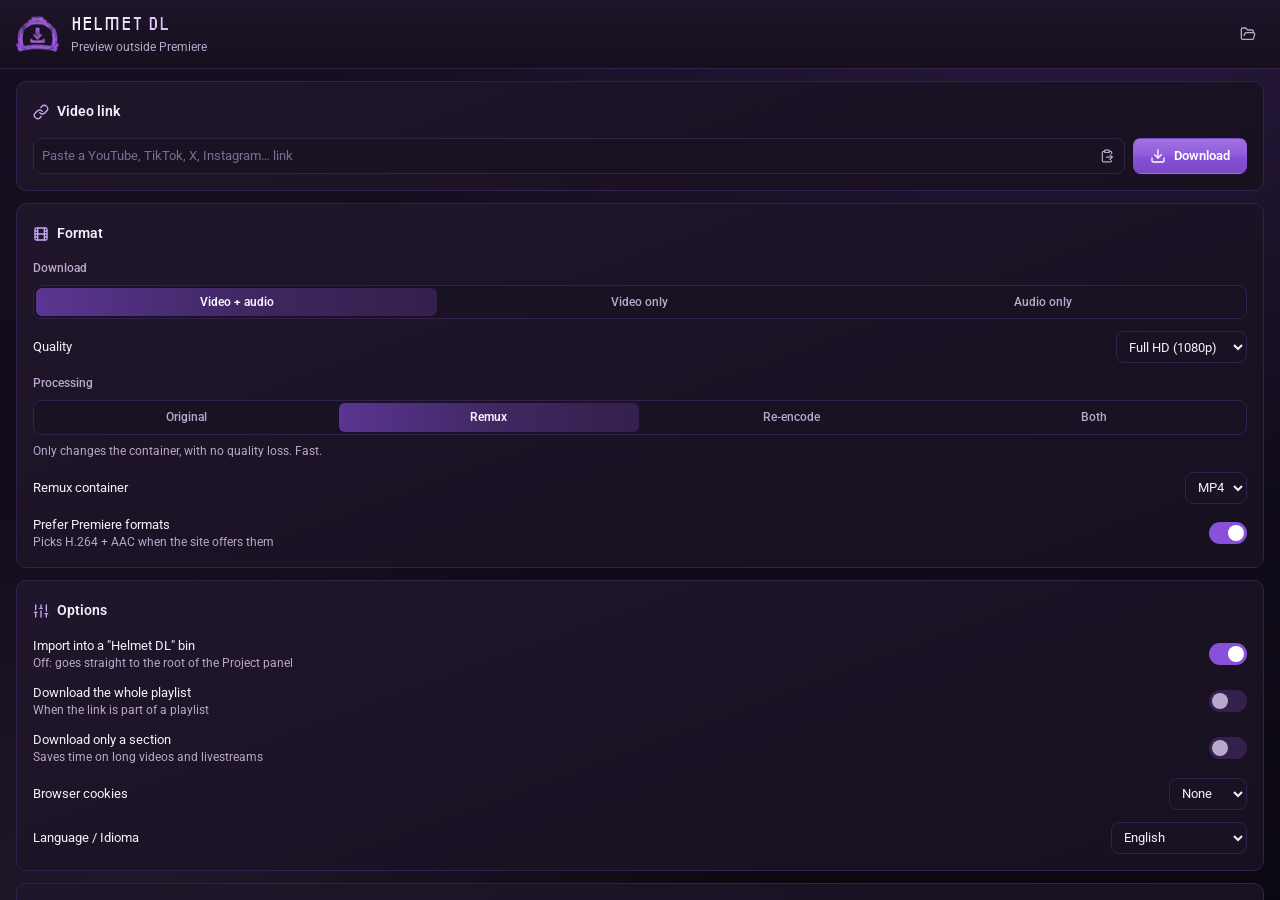
<file: premiere-helmet-dl/client/index.html>
<!DOCTYPE html>
<html lang="en">
<head>
    <meta charset="UTF-8" />
    <meta name="viewport" content="width=device-width, initial-scale=1" />
    <title>Helmet DL</title>
    <link rel="stylesheet" href="css/style.css" />
</head>
<body>
    <!-- Ícones (Lucide, traço 2px), reaproveitados com <use> -->
    <svg width="0" height="0" style="position:absolute" aria-hidden="true">
        <defs>
            <symbol id="i-download" viewBox="0 0 24 24"><path d="M21 15v4a2 2 0 0 1-2 2H5a2 2 0 0 1-2-2v-4"/><path d="m7 10 5 5 5-5"/><path d="M12 15V3"/></symbol>
            <symbol id="i-paste" viewBox="0 0 24 24"><path d="M15 2H9a1 1 0 0 0-1 1v2c0 .6.4 1 1 1h6c.6 0 1-.4 1-1V3c0-.6-.4-1-1-1Z"/><path d="M8 4H6a2 2 0 0 0-2 2v14a2 2 0 0 0 2 2h12a2 2 0 0 0 2-2"/><path d="M16 4h2a2 2 0 0 1 2 2v2"/><path d="M11 14h10"/><path d="m17 10 4 4-4 4"/></symbol>
            <symbol id="i-folder" viewBox="0 0 24 24"><path d="m6 14 1.5-2.9A2 2 0 0 1 9.24 10H20a2 2 0 0 1 1.94 2.5l-1.54 6a2 2 0 0 1-1.95 1.5H4a2 2 0 0 1-2-2V5a2 2 0 0 1 2-2h3.9a2 2 0 0 1 1.69.9l.81 1.2a2 2 0 0 0 1.67.9H18a2 2 0 0 1 2 2v2"/></symbol>
            <symbol id="i-film" viewBox="0 0 24 24"><rect width="18" height="18" x="3" y="3" rx="2"/><path d="M7 3v18"/><path d="M3 7.5h4"/><path d="M3 12h18"/><path d="M3 16.5h4"/><path d="M17 3v18"/><path d="M17 7.5h4"/><path d="M17 16.5h4"/></symbol>
            <symbol id="i-sliders" viewBox="0 0 24 24"><path d="M4 21v-7"/><path d="M4 10V3"/><path d="M12 21v-9"/><path d="M12 8V3"/><path d="M20 21v-5"/><path d="M20 12V3"/><path d="M2 14h4"/><path d="M10 8h4"/><path d="M18 16h4"/></symbol>
            <symbol id="i-list" viewBox="0 0 24 24"><path d="M3 6h.01"/><path d="M3 12h.01"/><path d="M3 18h.01"/><path d="M8 6h13"/><path d="M8 12h13"/><path d="M8 18h13"/></symbol>
            <symbol id="i-package" viewBox="0 0 24 24"><path d="M11 21.73a2 2 0 0 0 2 0l7-4A2 2 0 0 0 21 16V8a2 2 0 0 0-1-1.73l-7-4a2 2 0 0 0-2 0l-7 4A2 2 0 0 0 3 8v8a2 2 0 0 0 1 1.73z"/><path d="M12 22V12"/><path d="m3.3 7 8.7 5 8.7-5"/><path d="m7.5 4.27 9 5.15"/></symbol>
            <symbol id="i-x" viewBox="0 0 24 24"><path d="M18 6 6 18"/><path d="m6 6 12 12"/></symbol>
            <symbol id="i-refresh" viewBox="0 0 24 24"><path d="M3 12a9 9 0 0 1 9-9 9.75 9.75 0 0 1 6.74 2.74L21 8"/><path d="M21 3v5h-5"/><path d="M21 12a9 9 0 0 1-9 9 9.75 9.75 0 0 1-6.74-2.74L3 16"/><path d="M8 16H3v5"/></symbol>
            <symbol id="i-retry" viewBox="0 0 24 24"><path d="M3 12a9 9 0 1 0 9-9 9.75 9.75 0 0 0-6.74 2.74L3 8"/><path d="M3 3v5h5"/></symbol>
            <symbol id="i-trash" viewBox="0 0 24 24"><path d="M3 6h18"/><path d="M19 6v14a2 2 0 0 1-2 2H7a2 2 0 0 1-2-2V6"/><path d="M8 6V4a2 2 0 0 1 2-2h4a2 2 0 0 1 2 2v2"/></symbol>
            <symbol id="i-terminal" viewBox="0 0 24 24"><path d="m4 17 6-6-6-6"/><path d="M12 19h8"/></symbol>
            <symbol id="i-link" viewBox="0 0 24 24"><path d="M10 13a5 5 0 0 0 7.54.54l3-3a5 5 0 0 0-7.07-7.07l-1.72 1.71"/><path d="M14 11a5 5 0 0 0-7.54-.54l-3 3a5 5 0 0 0 7.07 7.07l1.71-1.71"/></symbol>
        </defs>
    </svg>

    <header class="app-header">
        <div class="brand">
            <img class="brand-logo" src="img/logo.png" alt="" />
            <div class="brand-text">
                <h1>Helmet DL</h1>
                <p id="projectInfo" class="sub-info" title="Clique para atualizar">Verificando projeto…</p>
            </div>
        </div>
        <button id="btnOpenFolder" class="icon-btn" title="Abrir a pasta Helmet DL do projeto">
            <svg class="icon"><use href="#i-folder"/></svg>
        </button>
    </header>

    <main class="content">
        <!-- Link -->
        <section class="card">
            <div class="card-title"><svg class="icon"><use href="#i-link"/></svg>Link do vídeo</div>
            <div class="url-row">
                <div class="url-box">
                    <input type="text" id="urlInput" class="input url-input" placeholder="Cole o link do YouTube, TikTok, X, Instagram…" spellcheck="false" autocomplete="off" />
                    <button id="btnPaste" class="icon-btn sm ghost" title="Colar da área de transferência"><svg class="icon"><use href="#i-paste"/></svg></button>
                </div>
                <button id="btnDownload" class="btn btn-primary"><svg class="icon"><use href="#i-download"/></svg>Download</button>
            </div>

            <div id="preview" class="preview" style="display:none">
                <div class="thumb"><img id="previewThumb" alt="" /><span id="previewDuration" class="badge"></span></div>
                <div class="preview-text">
                    <div id="previewTitle" class="preview-title"></div>
                    <div id="previewMeta" class="preview-meta"></div>
                </div>
            </div>
            <p id="previewNote" class="hint" style="display:none"></p>
            <div id="status" class="status" role="status"></div>
        </section>

        <!-- Formato -->
        <section class="card">
            <div class="card-title"><svg class="icon"><use href="#i-film"/></svg>Formato</div>

            <div class="group-label">Baixar</div>
            <div class="segmented">
                <label><input type="radio" name="content" value="both" checked /><span>Vídeo + áudio</span></label>
                <label><input type="radio" name="content" value="video" /><span>Só vídeo</span></label>
                <label><input type="radio" name="content" value="audio" /><span>Só áudio</span></label>
            </div>

            <div id="videoOptions">
                <div class="inline-field">
                    <label for="qualitySelect">Qualidade</label>
                    <select id="qualitySelect" class="input">
                        <option value="best">Original (máxima)</option>
                        <option value="4320">8K (4320p)</option>
                        <option value="2160">4K (2160p)</option>
                        <option value="1440">2K (1440p)</option>
                        <option value="1080" selected>Full HD (1080p)</option>
                        <option value="720">HD (720p)</option>
                        <option value="480">480p</option>
                        <option value="360">360p</option>
                        <option value="240">240p</option>
                        <option value="144">144p</option>
                    </select>
                </div>

                <div class="group-label">Processamento</div>
                <div class="segmented">
                    <label><input type="radio" name="mode" value="original" /><span>Original</span></label>
                    <label><input type="radio" name="mode" value="remux" checked /><span>Remux</span></label>
                    <label><input type="radio" name="mode" value="reencode" /><span>Reencode</span></label>
                    <label><input type="radio" name="mode" value="both" /><span>Ambos</span></label>
                </div>
                <p id="modeHint" class="hint"></p>

                <div class="inline-field" id="containerRow">
                    <label for="containerSelect">Container do remux</label>
                    <select id="containerSelect" class="input">
                        <option value="mp4" selected>MP4</option>
                        <option value="mov">MOV</option>
                        <option value="mkv">MKV</option>
                    </select>
                </div>
                <div class="inline-field" id="codecRow">
                    <label for="codecSelect">Codec do reencode</label>
                    <select id="codecSelect" class="input">
                        <option value="h264" selected>H.264 (MP4)</option>
                        <option value="h265">H.265 / HEVC (MP4)</option>
                        <option value="prores">ProRes 422 (MOV)</option>
                    </select>
                </div>
                <div class="inline-field" id="encoderRow">
                    <span>Reencodar usando</span>
                    <div class="segmented compact">
                        <label><input type="radio" name="encoder" value="cpu" checked /><span>CPU</span></label>
                        <label><input type="radio" name="encoder" value="gpu" /><span>GPU</span></label>
                    </div>
                </div>
                <p id="encoderHint" class="hint" style="display:none"></p>

                <label class="switch-row">
                    <span class="switch-text">Priorizar formatos do Premiere
                        <small>Prefere H.264 + AAC quando o site oferece</small></span>
                    <span class="switch"><input type="checkbox" id="compatCheckbox" checked /><span class="slider-ui"></span></span>
                </label>
            </div>

            <div id="audioOptions" style="display:none">
                <div class="inline-field">
                    <label for="audioFormatSelect">Formato do áudio</label>
                    <select id="audioFormatSelect" class="input">
                        <option value="wav" selected>WAV</option>
                        <option value="mp3">MP3 (320k)</option>
                        <option value="m4a">M4A / AAC</option>
                        <option value="best">Original (sem converter)</option>
                    </select>
                </div>
            </div>
        </section>

        <!-- Opções -->
        <section class="card">
            <div class="card-title"><svg class="icon"><use href="#i-sliders"/></svg>Opções</div>
            <label class="switch-row first">
                <span class="switch-text">Importar numa bin "Helmet DL"
                    <small>Desligado: vai direto para a raiz do Project</small></span>
                <span class="switch"><input type="checkbox" id="binCheckbox" checked /><span class="slider-ui"></span></span>
            </label>
            <label class="switch-row">
                <span class="switch-text">Baixar a playlist inteira
                    <small>Quando o link fizer parte de uma playlist</small></span>
                <span class="switch"><input type="checkbox" id="playlistCheckbox" /><span class="slider-ui"></span></span>
            </label>
            <label class="switch-row">
                <span class="switch-text">Baixar só um trecho
                    <small>Economiza tempo em vídeos e lives longas</small></span>
                <span class="switch"><input type="checkbox" id="trimCheckbox" /><span class="slider-ui"></span></span>
            </label>
            <div id="trimRow" class="two-col trim-row" style="display:none">
                <div class="mini-field"><label for="trimStart">Início</label><input type="text" id="trimStart" class="input" placeholder="00:00:00" /></div>
                <div class="mini-field"><label for="trimEnd">Fim</label><input type="text" id="trimEnd" class="input" placeholder="00:01:30" /></div>
            </div>
            <div class="inline-field">
                <label for="cookiesSelect" title="Necessário para Instagram, vídeos privados ou com restrição de idade">Cookies do navegador</label>
                <select id="cookiesSelect" class="input">
                    <option value="" selected>Nenhum</option>
                    <option value="firefox">Firefox</option>
                    <option value="chrome">Chrome</option>
                    <option value="edge">Edge</option>
                    <option value="brave">Brave</option>
                    <option value="opera">Opera</option>
                    <option value="vivaldi">Vivaldi</option>
                </select>
            </div>
            <div class="inline-field">
                <label for="langSelect">Language / Idioma</label>
                <select id="langSelect" class="input">
                    <option value="en">English</option>
                    <option value="pt">Português (Brasil)</option>
                </select>
            </div>
        </section>

        <!-- Fila -->
        <section class="card">
            <div class="card-title">
                <svg class="icon"><use href="#i-list"/></svg>Downloads
                <button id="btnClearDone" class="icon-btn sm push-right" title="Limpar concluídos da lista"><svg class="icon"><use href="#i-trash"/></svg></button>
            </div>
            <ul id="queue" class="queue"></ul>
        </section>

        <!-- Ferramentas -->
        <details class="card log-card" id="toolsDetails">
            <summary><svg class="icon"><use href="#i-package"/></svg>Ferramentas<span class="version" id="toolsSummary">verificando…</span></summary>
            <div class="tools">
                <div class="tool-row" data-tool="ytdlp">
                    <span class="dot"></span>
                    <div class="tool-text"><b>yt-dlp</b><small id="ytdlpInfo">—</small></div>
                    <button class="btn btn-secondary btn-sm" id="btnYtdlp">Instalar</button>
                </div>
                <div class="tool-row" data-tool="ffmpeg">
                    <span class="dot"></span>
                    <div class="tool-text"><b>FFmpeg</b><small id="ffmpegInfo">—</small></div>
                    <button class="btn btn-secondary btn-sm" id="btnFfmpeg">Instalar</button>
                </div>
                <div class="tool-row" data-tool="deno">
                    <span class="dot"></span>
                    <div class="tool-text"><b>Deno</b><small id="denoInfo">—</small></div>
                    <button class="btn btn-secondary btn-sm" id="btnDeno">Instalar</button>
                </div>
                <label class="switch-row">
                    <span class="switch-text">Atualizar o yt-dlp sozinho
                        <small>Confere uma vez por dia; os sites mudam com frequência</small></span>
                    <span class="switch"><input type="checkbox" id="autoUpdateCheckbox" checked /><span class="slider-ui"></span></span>
                </label>
                <p class="hint">O Deno é usado pelo yt-dlp para ler o YouTube. As ferramentas ficam em <span id="binDirNote" class="path"></span></p>
            </div>
        </details>

        <!-- Log -->
        <details class="card log-card" id="logDetails">
            <summary><svg class="icon"><use href="#i-terminal"/></svg>Log<span class="version" id="versionNote"></span></summary>
            <div id="log" class="log"></div>
        </details>
    </main>

    <!-- Progresso fixo no rodapé: aparece enquanto o item que está baixando está fora da área visível da lista -->
    <div id="dock" class="dock" hidden>
        <div class="q-head">
            <button type="button" class="dock-title" id="dockTitle" title="Ir para o item na lista"></button>
            <button type="button" class="icon-btn sm" id="dockCancel" title="Cancelar"><svg class="icon"><use href="#i-x"/></svg></button>
        </div>
        <div class="progress"><div class="progress-bar" id="dockBar"></div></div>
        <div class="q-line"><span class="q-state" id="dockState"></span><span class="q-nums" id="dockNums"></span></div>
    </div>

    <script src="js/CSInterface.js"></script>
    <script src="js/config.js"></script>
    <script src="js/i18n.js"></script>
    <script src="js/bridge.js"></script>
    <script src="js/tools.js"></script>
    <script src="js/downloader.js"></script>
    <script src="js/ui.js"></script>
    <script src="js/project.js"></script>
    <script src="js/preview.js"></script>
    <script src="js/tools-ui.js"></script>
    <script src="js/clipboard.js"></script>
    <script src="js/queue.js"></script>
    <script src="js/main.js"></script>
</body>
</html>
</file>
<file: premiere-helmet-dl/client/css/style.css>
/* Helmet DL — mesma identidade do Helmet Desk, tema "Clássico" (Violet Terminal).
   Modo escuro, roxo como acento, degradês sutis (um pouco mais claro em cima, mais escuro embaixo).
   Fontes: Geo (só o nome do plugin, em caixa alta) e Roboto (todo o resto).
   Cores e degradês copiados de helmet-desk/src/Themes/Legacy.xaml.
   O tema Frutiger Aero está guardado em ../_backup/tema-frutiger-aero (fora da extensão). */

@font-face { font-family: "Roboto"; src: url("../fonts/Roboto-Regular.ttf") format("truetype"); font-weight: 400; }
@font-face { font-family: "Roboto"; src: url("../fonts/Roboto-Medium.ttf") format("truetype"); font-weight: 500; }
@font-face { font-family: "Roboto"; src: url("../fonts/Roboto-SemiBold.ttf") format("truetype"); font-weight: 600; }
@font-face { font-family: "Roboto"; src: url("../fonts/Roboto-Bold.ttf") format("truetype"); font-weight: 700; }
@font-face { font-family: "Geo"; src: url("../fonts/Geo-Regular.ttf") format("truetype"); font-weight: 400; }

:root {
    /* tokens Violet Terminal */
    --bg-primary: #100B18;
    --bg-surface: #191222;
    --bg-elevated: #221831;
    --color-border: #34204D;
    --color-hover-line: #4C3270;
    --color-primary: #8950D9;
    --color-primary-hover: #7744BC;
    --color-accent: #C8A8F5;
    --text-primary: #F5F1FA;
    --text-secondary: #B9A8CB;

    /* semânticas */
    --color-success: #64D6A2;
    --color-warning: #F2C36B;
    --color-danger: #FF6F91;
    --color-info: #78B7FF;

    /* degradês do tema clássico */
    --window-bg: linear-gradient(180deg, #160F22 0%, #0C0812 100%);
    --panel-fill: linear-gradient(180deg, #1E1529 0%, #150F1D 100%);
    --card-fill: linear-gradient(160deg, #1F162B 0%, #17101F 100%);
    --popup-fill: linear-gradient(180deg, #2A1E3C 0%, #1F162D 100%);
    /* brilho na metade de cima dos botões cheios */
    --button-sheen: linear-gradient(180deg, rgba(255, 255, 255, 0.20) 0%, rgba(255, 255, 255, 0.06) 50%, rgba(255, 255, 255, 0) 51%, rgba(0, 0, 0, 0.10) 100%);
    /* item selecionado: violeta que se apaga na cor da borda para a direita */
    --nav-selected: linear-gradient(90deg, #5B3592 0%, #3E2760 55%, #34204D 100%);
    --brand-fill: linear-gradient(90deg, #FFFFFF 0%, #C8A8F5 100%);

    /* tipografia */
    --font-ui: "Roboto", "Segoe UI", Arial, sans-serif;
    --font-brand: "Geo", "Roboto", "Segoe UI", sans-serif;
    --font-mono: "Cascadia Mono", Consolas, monospace;

    /* forma e espaçamento */
    --radius-sm: 6px;
    --radius-btn: 8px;
    --radius-md: 10px;
    --radius-lg: 10px;
    --space-1: 4px;
    --space-2: 8px;
    --space-3: 12px;
    --space-4: 16px;
    --space-6: 24px;
    --space-8: 32px;
}

* { box-sizing: border-box; }

html, body { height: 100%; }

body {
    margin: 0;
    /* fundo: dois brilhos violeta parados sobre o degradê da janela */
    background:
        radial-gradient(ellipse 60% 55% at 85% 0%, rgba(137, 80, 217, 0.15) 0%, rgba(137, 80, 217, 0) 100%),
        radial-gradient(ellipse 50% 50% at 10% 100%, rgba(200, 168, 245, 0.10) 0%, rgba(200, 168, 245, 0) 100%),
        var(--window-bg);
    background-color: var(--bg-primary);
    color: var(--text-primary);
    font-family: var(--font-ui);
    font-size: 13px;
    line-height: 1.4;
    display: flex;
    flex-direction: column;
    -webkit-font-smoothing: antialiased;
}

/* ---------- ícones ---------- */

.icon {
    width: 16px;
    height: 16px;
    flex: 0 0 auto;
    fill: none;
    stroke: currentColor;
    stroke-width: 2;
    stroke-linecap: round;
    stroke-linejoin: round;
}

/* ---------- cabeçalho ---------- */

.app-header {
    display: flex;
    align-items: center;
    justify-content: space-between;
    gap: var(--space-3);
    padding: var(--space-3) var(--space-4);
    margin-bottom: var(--space-3);
    background: var(--panel-fill);
    border-bottom: 1px solid var(--color-border);
}

.brand { display: flex; align-items: center; gap: var(--space-3); min-width: 0; }

.brand-logo {
    height: 36px;
    width: auto;
    flex: 0 0 auto;
    display: block;
}

.brand-text { min-width: 0; }

h1 {
    margin: 0;
    font-family: var(--font-brand);
    font-weight: 400;
    font-size: 23px;
    line-height: 1;
    text-transform: uppercase;
    letter-spacing: 0.01em;
    /* mesmo preenchimento do nome no Helmet Desk clássico: branco → lilás da esquerda para a direita */
    background: var(--brand-fill);
    -webkit-background-clip: text;
    background-clip: text;
    color: transparent;
}

.sub-info {
    margin: 4px 0 0;
    font-size: 12px;
    color: var(--text-secondary);
    cursor: pointer;
    white-space: nowrap;
    overflow: hidden;
    text-overflow: ellipsis;
}

/* ---------- área principal ---------- */

.content {
    flex: 1;
    overflow-y: auto;
    padding: 0 var(--space-4) var(--space-4);
    display: flex;
    flex-direction: column;
    gap: var(--space-3);
}

.card {
    background: var(--card-fill);
    border: 1px solid var(--color-border);
    border-radius: var(--radius-lg);
    padding: var(--space-4);
}

.card-title {
    display: flex;
    align-items: center;
    gap: var(--space-2);
    font-size: 14px;
    font-weight: 600;
    margin-bottom: var(--space-3);
    min-height: 28px;
}
.card-title > .icon { color: var(--color-accent); }

.group-label {
    font-size: 12px;
    font-weight: 500;
    color: var(--text-secondary);
    margin: var(--space-3) 0 var(--space-2);
}
.card-title + .group-label { margin-top: 0; }

.hint {
    margin: var(--space-2) 0 0;
    font-size: 12px;
    color: var(--text-secondary);
}

/* ---------- botões ---------- */

button {
    font-family: inherit;
    cursor: pointer;
}

button:focus-visible,
select:focus-visible,
input:focus-visible + span,
input[type="range"]:focus-visible {
    outline: 1.5px solid var(--color-accent);
    outline-offset: 2px;
}

.btn {
    display: inline-flex;
    align-items: center;
    justify-content: center;
    gap: var(--space-2);
    height: 36px;
    padding: 0 var(--space-4);
    border-radius: var(--radius-btn);
    font-size: 13px;
    font-weight: 600;
    border: 1px solid transparent;
    color: var(--text-primary);
    transition: background-color 0.15s, border-color 0.15s, color 0.15s;
}

/* botões cheios: cor sólida + brilho estático na metade de cima */
.btn-primary {
    background: var(--button-sheen), var(--color-primary);
    color: #fff;
}
.btn-primary:hover:not(:disabled) { background: var(--button-sheen), var(--color-primary-hover); }

.btn-secondary {
    background: var(--bg-surface);
    border-color: var(--color-border);
}
.btn-secondary:hover:not(:disabled) { background: var(--bg-elevated); }

.btn-danger {
    background: var(--button-sheen), var(--color-danger);
    color: var(--bg-primary);
    padding: 0 var(--space-3);
}
.btn-danger:hover:not(:disabled) { background: var(--button-sheen), #F2557C; }

.btn:active:not(:disabled) { filter: brightness(0.9); }

.btn:disabled {
    opacity: 0.45;
    cursor: not-allowed;
}

/* botão de ícone (fantasma): fundo da cor da borda no hover */
.icon-btn {
    width: 32px;
    height: 32px;
    flex: 0 0 auto;
    display: inline-flex;
    align-items: center;
    justify-content: center;
    background: transparent;
    color: var(--text-secondary);
    border: 1px solid transparent;
    border-radius: var(--radius-sm);
    transition: background-color 0.12s, color 0.12s;
}
.icon-btn:hover:not(:disabled) { background: var(--color-border); color: var(--text-primary); }
.icon-btn.sm { width: 26px; height: 26px; }
.icon-btn.sm .icon { width: 14px; height: 14px; }

/* ---------- controle segmentado (radios) ---------- */

.segmented {
    display: flex;
    gap: 2px;
    padding: 2px;
    background: var(--bg-surface);
    border: 1px solid var(--color-border);
    border-radius: var(--radius-btn);
}
.segmented label { flex: 1; position: relative; cursor: pointer; }
.segmented input { position: absolute; opacity: 0; pointer-events: none; }
.segmented span {
    display: block;
    text-align: center;
    padding: 6px var(--space-2);
    border-radius: var(--radius-sm);
    font-size: 12px;
    font-weight: 500;
    color: var(--text-secondary);
    transition: background-color 0.12s, color 0.12s;
    white-space: nowrap;
}
.segmented label:hover span { color: var(--text-primary); }
/* selecionado: o mesmo destaque do item ativo na barra lateral do Desk */
.segmented input:checked + span {
    background: var(--nav-selected);
    color: var(--text-primary);
    font-weight: 600;
}

/* ---------- interruptores (checkbox) ---------- */

.switch-row {
    display: flex;
    align-items: center;
    justify-content: space-between;
    gap: var(--space-3);
    margin-top: var(--space-3);
    cursor: pointer;
}
.switch-text { font-size: 13px; }
.switch-text small { display: block; font-size: 12px; color: var(--text-secondary); }

.switch { position: relative; width: 38px; height: 22px; flex: 0 0 auto; }
.switch input { position: absolute; opacity: 0; width: 0; height: 0; }
.switch .slider-ui {
    position: absolute;
    inset: 0;
    background: var(--color-border);
    border-radius: 11px;
    transition: background-color 0.15s;
}
.switch .slider-ui::after {
    content: "";
    position: absolute;
    top: 3px;
    left: 3px;
    width: 16px;
    height: 16px;
    border-radius: 50%;
    background: var(--text-secondary);
    transition: transform 0.15s, background-color 0.15s;
}
.switch input:checked + .slider-ui { background: var(--color-primary); }
.switch input:checked + .slider-ui::after { transform: translateX(16px); background: #fff; }

/* ---------- campos ---------- */

.field { margin-bottom: var(--space-4); }
.field.last { margin-bottom: 0; }

.two-col { display: flex; gap: var(--space-4); }
.two-col > .field { flex: 1; min-width: 0; }

.input {
    background: var(--bg-surface);
    color: var(--text-primary);
    border: 1px solid var(--color-border);
    border-radius: var(--radius-btn);
    font-family: inherit;
    font-size: 12px;
    height: 26px;
    padding: 0 var(--space-2);
    transition: border-color 0.12s;
}
.input:hover { border-color: var(--color-hover-line); }
.input:focus { outline: none; border-color: var(--color-accent); }
select.input option { background: var(--bg-elevated); color: var(--text-primary); }

.inline-field {
    display: flex;
    align-items: center;
    justify-content: space-between;
    gap: var(--space-2);
    margin-top: var(--space-3);
    font-size: 13px;
}

/* ---------- log e ferramentas (cartões que abrem) ---------- */

.log-card { padding: 0; }
.log-card summary {
    display: flex;
    align-items: center;
    gap: var(--space-2);
    padding: var(--space-3) var(--space-4);
    font-size: 13px;
    font-weight: 600;
    cursor: pointer;
    list-style: none;
}
.log-card summary::-webkit-details-marker { display: none; }
.log-card summary .icon { color: var(--color-accent); }
.log-card .version {
    margin-left: auto;
    font-weight: 400;
    font-size: 11px;
    color: var(--text-secondary);
    white-space: nowrap;
    overflow: hidden;
    text-overflow: ellipsis;
}
.log {
    margin: 0 var(--space-4) var(--space-4);
    background: var(--bg-primary);
    border-radius: var(--radius-sm);
    padding: var(--space-2) var(--space-3);
    font-family: var(--font-mono);
    font-size: 11px;
    white-space: pre-wrap;
    word-break: break-word;
    max-height: 220px;
    overflow-y: auto;
    color: var(--text-secondary);
}
.log:empty::before { content: "Nada por aqui ainda."; }

/* ---------- barra de progresso ---------- */

.progress {
    height: 4px;
    background: var(--bg-elevated);
    border-radius: 2px;
    overflow: hidden;
    margin-bottom: var(--space-3);
}
.progress-bar {
    height: 100%;
    width: 0;
    background: linear-gradient(90deg, #6F3CBC 0%, var(--color-primary) 60%, var(--color-accent) 100%);
    transition: width 0.2s;
}

/* notificação: indicador semântico + texto curto */
.status {
    display: none;
    position: relative;
    margin-bottom: var(--space-3);
    padding: var(--space-2) var(--space-3) var(--space-2) 22px;
    background: var(--popup-fill);
    border: 1px solid var(--color-border);
    border-radius: var(--radius-btn);
    font-size: 12px;
    color: var(--text-primary);
}
.status:not(:empty) { display: block; }
.status::before {
    content: "";
    position: absolute;
    left: 10px;
    top: 13px;
    width: 6px;
    height: 6px;
    border-radius: 50%;
    background: var(--color-info);
}
.status.success::before { background: var(--color-success); }
.status.warning::before { background: var(--color-warning); }
.status.error::before { background: var(--color-danger); }
.status.error { color: var(--color-danger); }

/* ---------- scrollbars ---------- */

::-webkit-scrollbar { width: 10px; height: 10px; }
::-webkit-scrollbar-track { background: transparent; }
::-webkit-scrollbar-thumb { background: var(--color-border); border-radius: 5px; border: 2px solid transparent; background-clip: padding-box; }
::-webkit-scrollbar-thumb:hover { background: var(--color-hover-line); background-clip: padding-box; }

/* ================= Helmet DL — componentes próprios ================= */

.push-right { margin-left: auto; }
.switch-row.first { margin-top: 0; }

.input.url-input,
select.input,
.mini-field .input { height: 32px; font-size: 13px; }
select.input { padding-right: var(--space-1); max-width: 60%; }

/* campo do link + botão de download */
.url-row { display: flex; gap: var(--space-2); }
.url-box { position: relative; flex: 1; min-width: 0; }
.url-box .url-input { width: 100%; height: 36px; padding-right: 36px; }
.url-box .url-input::placeholder { color: #7d6d91; }
.url-box .icon-btn { position: absolute; right: 5px; top: 5px; }
.url-row .btn-primary { flex: 0 0 auto; }

/* prévia do vídeo */
.preview {
    display: flex;
    gap: var(--space-3);
    margin-top: var(--space-3);
    align-items: flex-start;
}
.thumb {
    position: relative;
    width: 104px;
    height: 58px;
    flex: 0 0 auto;
    border-radius: var(--radius-sm);
    background: var(--bg-elevated);
    overflow: hidden;
}
.thumb img { width: 100%; height: 100%; object-fit: cover; display: block; }
.thumb img:not([src]), .thumb img[src=""] { display: none; }
.badge {
    position: absolute;
    right: 4px;
    bottom: 4px;
    padding: 1px 5px;
    border-radius: 4px;
    background: var(--bg-primary);
    font-size: 10px;
    font-weight: 600;
    font-variant-numeric: tabular-nums;
}
.badge:empty { display: none; }
.preview-text { min-width: 0; flex: 1; }
.preview-title {
    font-size: 13px;
    font-weight: 600;
    display: -webkit-box;
    -webkit-line-clamp: 2;
    -webkit-box-orient: vertical;
    overflow: hidden;
}
.preview-meta { margin-top: 2px; font-size: 12px; color: var(--text-secondary); }
.preview.loading .preview-title,
.preview.loading .preview-meta { color: var(--text-secondary); font-weight: 400; }

#status:not(:empty) { margin: var(--space-3) 0 0; }

/* trecho */
.trim-row { margin-top: var(--space-2); }
.mini-field { flex: 1; min-width: 0; display: flex; flex-direction: column; gap: var(--space-1); }
.mini-field label { font-size: 12px; color: var(--text-secondary); }
.mini-field .input { width: 100%; font-variant-numeric: tabular-nums; }

/* fila de downloads */
.queue { list-style: none; margin: 0; padding: 0; display: flex; flex-direction: column; gap: var(--space-2); }
.queue:empty::before {
    content: "Nenhum download ainda. Cole um link acima.";
    display: block;
    font-size: 12px;
    font-style: italic;
    color: var(--text-secondary);
}
.q-item {
    background: var(--bg-primary);
    border: 1px solid var(--color-border);
    border-radius: var(--radius-md);
    padding: var(--space-2) var(--space-3);
}
.q-head { display: flex; align-items: center; gap: var(--space-2); min-width: 0; }
.q-title {
    flex: 1;
    min-width: 0;
    font-size: 13px;
    font-weight: 500;
    white-space: nowrap;
    overflow: hidden;
    text-overflow: ellipsis;
}
.q-actions { display: flex; gap: var(--space-1); flex: 0 0 auto; }
.q-line {
    display: flex;
    align-items: center;
    gap: var(--space-2);
    margin-top: 2px;
    font-size: 12px;
    color: var(--text-secondary);
}
.q-line .q-state { flex: 1; min-width: 0; white-space: nowrap; overflow: hidden; text-overflow: ellipsis; }
.q-line .q-nums { font-variant-numeric: tabular-nums; white-space: nowrap; }
.q-item .progress { margin: var(--space-2) 0 2px; }
.q-item.done .q-state { color: var(--color-success); }
.q-item.error .q-state { color: var(--color-danger); white-space: normal; }
.q-item.warn .q-state { color: var(--color-warning); white-space: normal; }
.q-item.canceled .q-state { color: var(--text-secondary); }
.q-item.indeterminate .progress-bar { width: 30% !important; animation: hdl-slide 1.2s linear infinite; }
@keyframes hdl-slide { from { transform: translateX(-100%); } to { transform: translateX(340%); } }

/* progresso fixo no rodapé (fica fora do .content, então não rola junto) */
.dock {
    flex: 0 0 auto;
    position: relative;
    z-index: 2;
    padding: var(--space-2) var(--space-4) var(--space-3);
    background: var(--panel-fill);
    border-top: 1px solid var(--color-border);
    box-shadow: 0 -6px 16px rgba(0, 0, 0, 0.35);
    animation: hdl-dock-in 0.18s ease-out;
}
.dock[hidden] { display: none; }
.dock .progress { margin: var(--space-2) 0 2px; }
.dock.indeterminate .progress-bar { width: 30% !important; animation: hdl-slide 1.2s linear infinite; }
.dock-title {
    flex: 1;
    min-width: 0;
    padding: 0;
    border: 0;
    background: none;
    color: var(--text-primary);
    font: 500 13px var(--font-ui);
    text-align: left;
    white-space: nowrap;
    overflow: hidden;
    text-overflow: ellipsis;
    cursor: pointer;
}
.dock-title:hover { color: var(--color-accent); }
@keyframes hdl-dock-in { from { transform: translateY(100%); opacity: 0; } to { transform: none; opacity: 1; } }

/* ferramentas */
.tools { padding: 0 var(--space-4) var(--space-4); }
.tool-row {
    display: flex;
    align-items: center;
    gap: var(--space-3);
    padding: var(--space-2) 0;
    border-bottom: 1px solid var(--color-border);
}
.tool-row:first-child { padding-top: 0; }
.tool-text { flex: 1; min-width: 0; }
.tool-text b { font-size: 13px; font-weight: 600; }
.tool-text small {
    display: block;
    font-size: 11px;
    color: var(--text-secondary);
    white-space: nowrap;
    overflow: hidden;
    text-overflow: ellipsis;
}
.dot { width: 8px; height: 8px; border-radius: 50%; background: var(--text-secondary); flex: 0 0 auto; }
.tool-row.ok .dot { background: var(--color-success); }
.tool-row.missing .dot { background: var(--color-danger); }
.tool-row.optional .dot { background: var(--color-warning); }
.btn.btn-sm { height: 28px; padding: 0 var(--space-3); font-size: 12px; border-radius: var(--radius-sm); }
.path { color: var(--color-accent); word-break: break-all; }

/* seletor CPU/GPU (segmentado estreito dentro de uma linha) */
.segmented.compact { flex: 0 0 auto; width: 132px; }

/* painel estreito */
@media (max-width: 340px) {
    .url-row { flex-direction: column; }
    .segmented span { padding: 6px 4px; font-size: 11px; }
}
</file>
